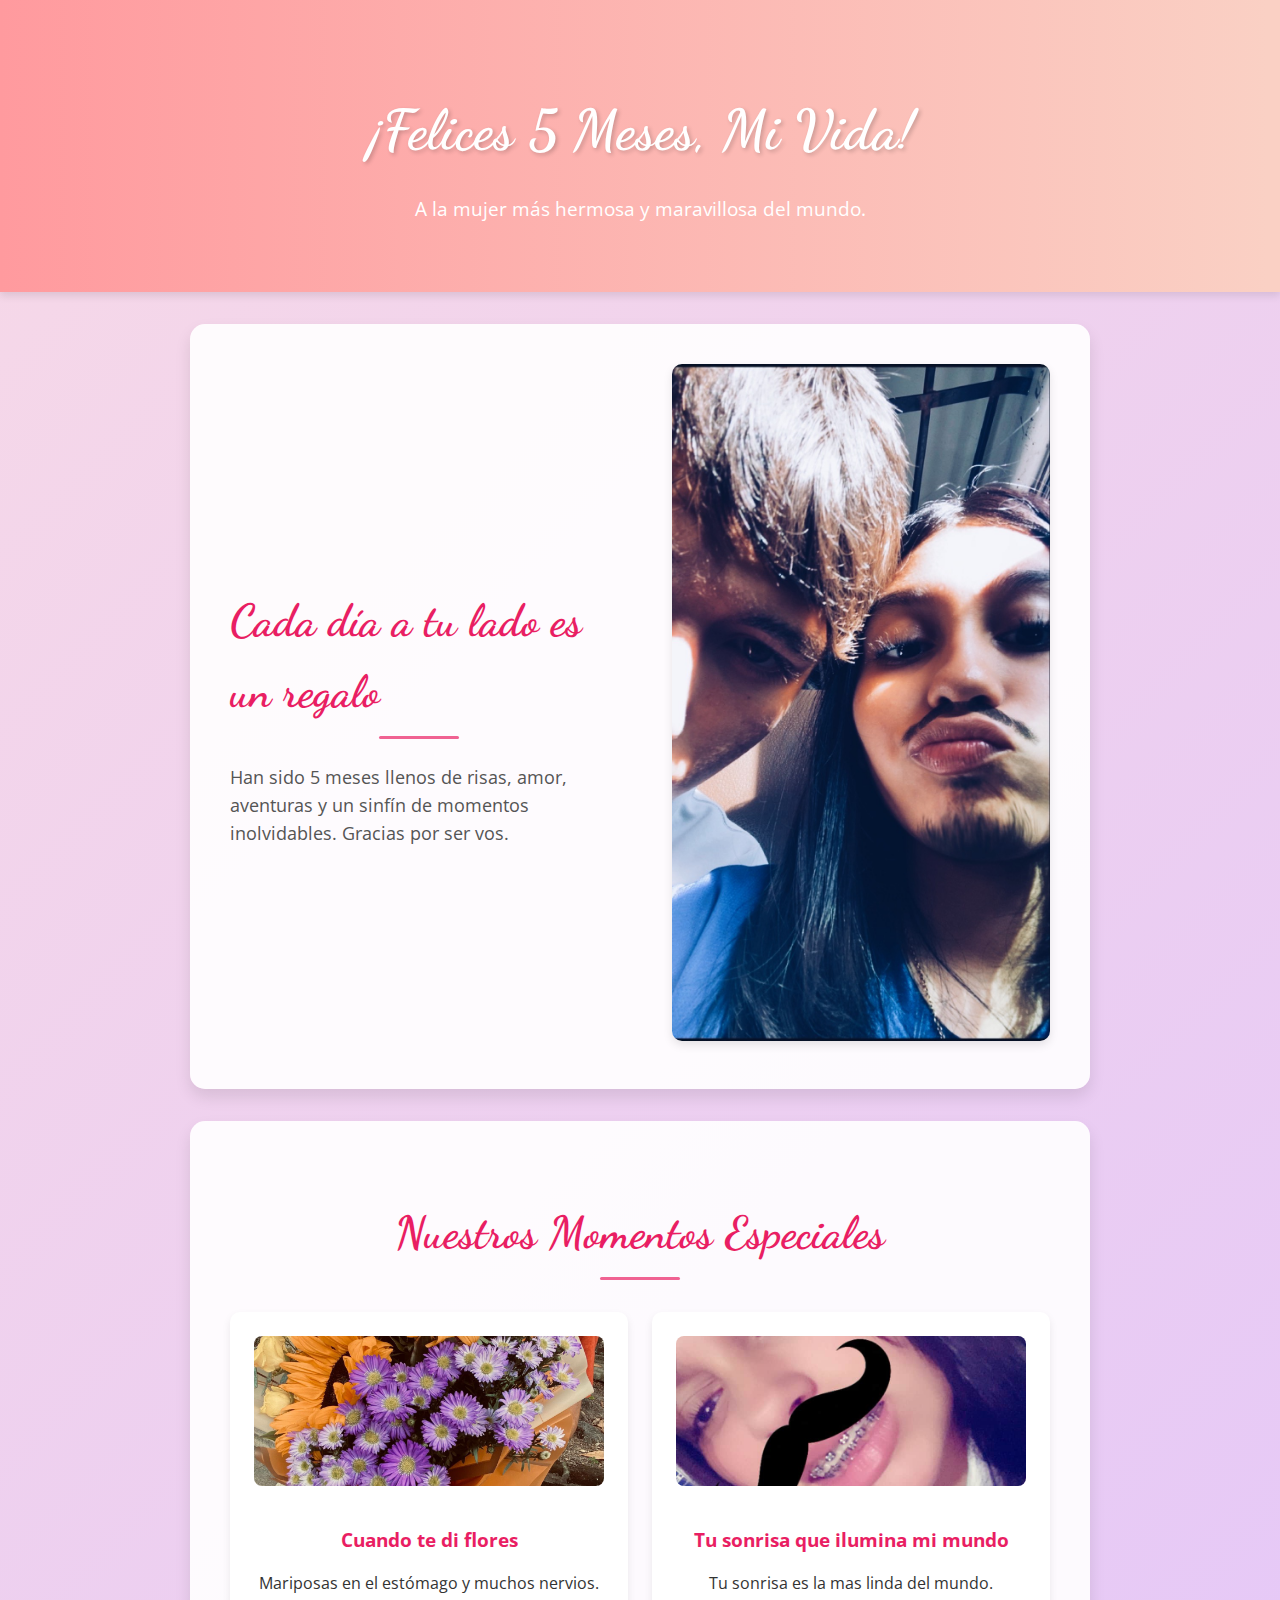
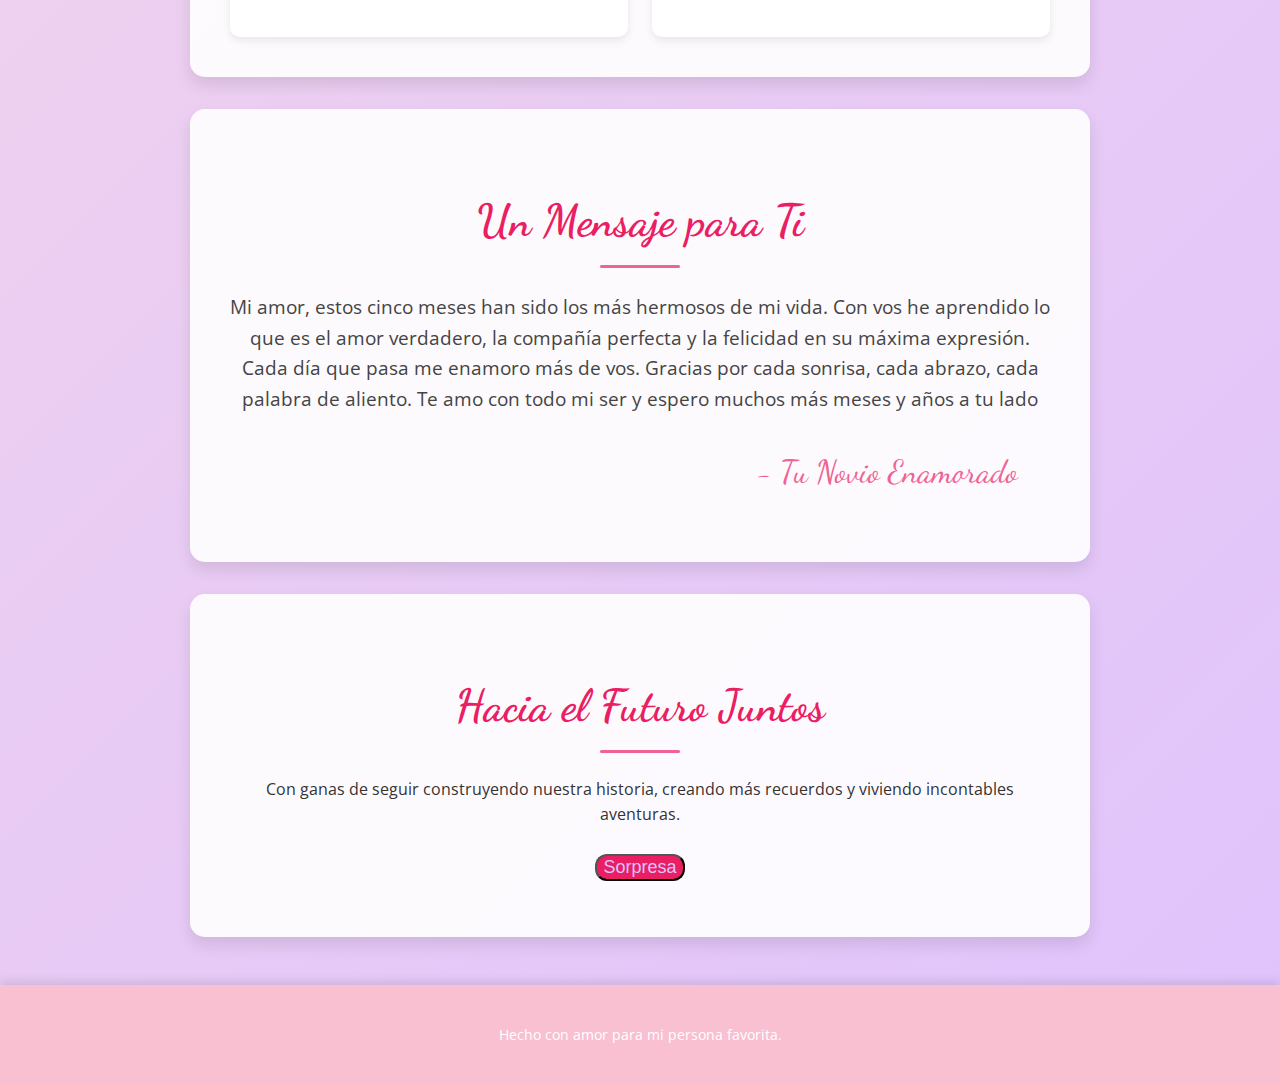
<file: index.html>
<!DOCTYPE html>
<html lang="es">
<head>
    <meta charset="UTF-8">
    <meta name="viewport" content="width=device-width, initial-scale=1.0">
    <title>¡Felices 5 Meses, Mi Amor!</title>
    <link rel="stylesheet" href="style.css">
    <link href="https://fonts.googleapis.com/css2?family=Dancing+Script:wght@400;700&family=Open+Sans:wght@400;700&display=swap" rel="stylesheet">
</head>
<body>
    <header>
        <h1>¡Felices 5 Meses, Mi Vida!</h1>
        <p>A la mujer más hermosa y maravillosa del mundo.</p>
    </header>

    <main>
        <section class="hero">
            <div class="hero-content">
                <h2>Cada día a tu lado es un regalo</h2>
                <p>Han sido 5 meses llenos de risas, amor, aventuras y un sinfín de momentos inolvidables. Gracias por ser vos.</p>
            </div>
            <div class="hero-image">
                <img src="Mi niña/991B88C6-D23E-41A1-A75A-843D856ECA58.jpeg" alt="Pareja enamorada">
            </div>
        </section>

        <section class="memories">
            <h2>Nuestros Momentos Especiales</h2>
            <div class="memory-grid">
                <div class="memory-item">
                    <img src="Mi niña/Imagen de WhatsApp 2025-10-27 a las 15.34.29_6aa74c9d.jpg" alt="Recuerdo 1">
                    <h3>Cuando te di flores</h3>
                    <p>Mariposas en el estómago y muchos nervios.</p>
                </div>

                <div class="memory-item">
                    <img src="Mi niña/7C4BC8D8-BE77-4F44-82A3-BA5B41044260.jpeg" alt="Recuerdo 3">
                    <h3>Tu sonrisa que ilumina mi mundo</h3>
                    <p>Tu sonrisa es la mas linda del mundo.</p>
                </div>
            </div>
        </section>

        <section class="love-message">
            <h2>Un Mensaje para Ti</h2>
            <p>Mi amor, estos cinco meses han sido los más hermosos de mi vida. Con vos he aprendido lo que es el amor verdadero, la compañía perfecta y la felicidad en su máxima expresión. Cada día que pasa me enamoro más de vos. Gracias por cada sonrisa, cada abrazo, cada palabra de aliento. Te amo con todo mi ser y espero muchos más meses y años a tu lado</p>
            <p class="signature">- Tu Novio Enamorado</p>
        </section>

        <section class="future">
            <h2>Hacia el Futuro Juntos</h2>
            <p>Con ganas de seguir construyendo nuestra historia, creando más recuerdos y viviendo incontables aventuras. 
                <br><br> <button class="btn"><a href="index3.html" class="btn-a">Sorpresa</a></button></p>
        </section>
    </main>

    <footer>
        <p>Hecho con amor para mi persona favorita.</p>
    </footer>
</body>
</html>
</file>
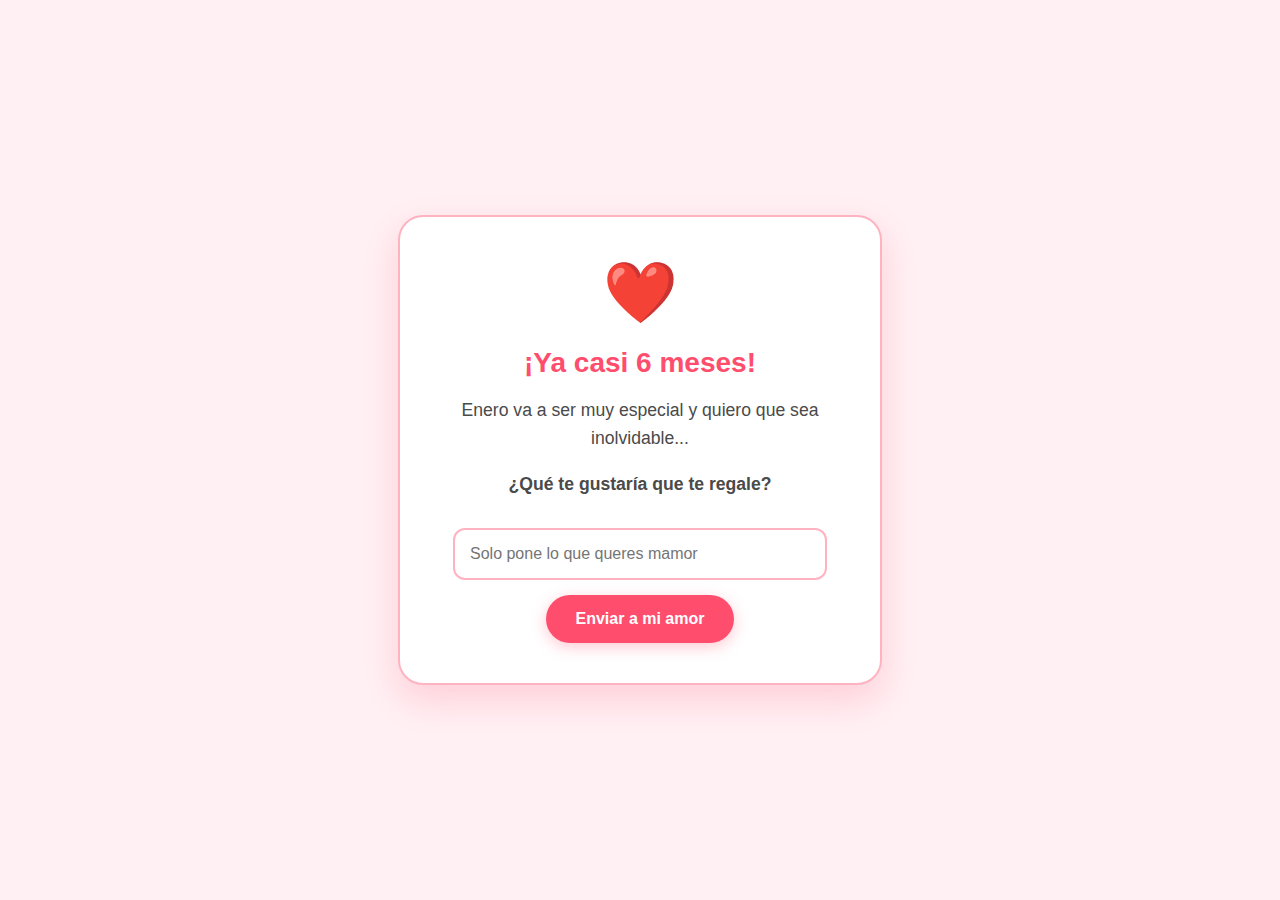
<file: index3.html>
<!DOCTYPE html>
<html lang="es">
<head>
    <meta charset="UTF-8">
    <meta name="viewport" content="width=device-width, initial-scale=1.0">
    <title>Para mi niña linda ❤️</title>
    <style>
        body {
            font-family: 'Segoe UI', Tahoma, Geneva, Verdana, sans-serif;
            background-color: #fff0f3;
            display: flex;
            justify-content: center;
            align-items: center;
            height: 100vh;
            margin: 0;
            color: #4a4a4a;
        }

        .container {
            background-color: white;
            padding: 40px;
            border-radius: 25px;
            box-shadow: 0 15px 35px rgba(255, 77, 109, 0.2);
            text-align: center;
            max-width: 400px;
            width: 90%;
            border: 2px solid #ffb3c1;
        }

        h1 { color: #ff4d6d; margin-bottom: 15px; font-size: 28px; }
        p { font-size: 1.1em; line-height: 1.6; }

        .input-group { margin-top: 30px; }

        input[type="text"] {
            width: 85%;
            padding: 15px;
            border: 2px solid #ffb3c1;
            border-radius: 12px;
            outline: none;
            font-size: 16px;
            transition: 0.3s;
            margin-bottom: 15px;
        }

        input[type="text"]:focus { 
            border-color: #ff4d6d; 
            box-shadow: 0 0 10px rgba(255, 77, 109, 0.2);
        }

        button {
            background-color: #ff4d6d;
            color: white;
            border: none;
            padding: 15px 30px;
            border-radius: 50px;
            cursor: pointer;
            font-size: 16px;
            font-weight: bold;
            transition: 0.3s;
            box-shadow: 0 4px 15px rgba(255, 77, 109, 0.3);
        }

        button:hover { 
            background-color: #c9184a; 
            transform: translateY(-2px);
        }

        .heart { 
            color: #ff4d6d; 
            font-size: 60px; 
            margin-bottom: 10px;
            animation: pulse 1.5s infinite;
        }

        @keyframes pulse {
            0% { transform: scale(1); }
            50% { transform: scale(1.1); }
            100% { transform: scale(1); }
        }
    </style>
</head>
<body>

<div class="container">
    <div class="heart">❤️</div>
    <h1>¡Ya casi 6 meses!</h1>
    <p>Enero va a ser muy especial y quiero que sea inolvidable...</p>
    <p><strong>¿Qué te gustaría que te regale?</strong></p>

    <div class="input-group">
        <input type="text" id="regalo" placeholder="Solo pone lo que queres mamor">
        <br>
        <button onclick="enviarMensaje()">Enviar a mi amor</button>
    </div>
</div>

<script>
    function enviarMensaje() {
        // --- CONFIGURACIÓN ---
        const telefono = "79677791"; // Ejemplo: 5491122334455 (sin el +)
        // ---------------------

        const inputRegalo = document.getElementById('regalo').value;
        
        if (inputRegalo.trim() === "") {
            alert("Escribí algo bebita");
            return;
        }

        const mensajeOriginal = "¡Hola mi amor! Para nuestro aniversario de 6 meses me gustaría: " + inputRegalo;
        
        // Codificar el mensaje para que sea válido en una URL
        const mensajeCodificado = encodeURIComponent(mensajeOriginal);
        
        // Crear el enlace de WhatsApp
        const urlWhatsApp = "https://api.whatsapp.com/send?phone=" + telefono + "&text=" + mensajeCodificado;

        // Abrir en una pestaña nueva
        window.open(urlWhatsApp, '_blank');
    }
</script>

</body>
</html>
</file>
<file: style.css>
body {
    font-family: 'Open Sans', sans-serif;
    margin: 0;
    padding: 0;
    background: linear-gradient(135deg, #f7d9e7 0%, #e0c3fc 100%); /* Fondo degradado suave */
    color: #333;
    line-height: 1.6;
}

header {
    background: linear-gradient(to right, #ff9a9e 0%, #fad0c4 99%, #fad0c4 100%); /* Degradado para el encabezado */
    color: white;
    text-align: center;
    padding: 3rem 0;
    box-shadow: 0 4px 8px rgba(0,0,0,0.1);
}

header h1 {
    font-family: 'Dancing Script', cursive;
    font-size: 3.5rem;
    margin-bottom: 0.5rem;
    text-shadow: 2px 2px 4px rgba(0,0,0,0.2);
}

header p {
    font-size: 1.2rem;
}

main {
    max-width: 900px;
    margin: 2rem auto;
    padding: 0 1rem;
}

section {
    background-color: rgba(255, 255, 255, 0.9);
    border-radius: 15px;
    padding: 2.5rem;
    margin-bottom: 2rem;
    box-shadow: 0 8px 16px rgba(0,0,0,0.1);
    text-align: center;
}

h2 {
    font-family: 'Dancing Script', cursive;
    font-size: 2.8rem;
    color: #e91e63; /* Rosa vibrante */
    margin-bottom: 1.5rem;
    position: relative;
    padding-bottom: 10px;
}

h2::after {
    content: '';
    position: absolute;
    left: 50%;
    transform: translateX(-50%);
    bottom: 0;
    width: 80px;
    height: 3px;
    background-color: #f06292; /* Un rosa más suave */
    border-radius: 2px;
}

.hero {
    display: flex;
    flex-direction: column;
    align-items: center;
    gap: 2rem;
}

.hero-content p {
    font-size: 1.1rem;
    color: #555;
}

.hero-image img {
    max-width: 100%;
    height: auto;
    border-radius: 10px;
    box-shadow: 0 4px 10px rgba(0,0,0,0.1);
}

.memories h3 {
    font-family: 'Open Sans', sans-serif;
    color: #e91e63;
    margin-top: 1rem;
    margin-bottom: 0.5rem;
}

.memory-grid {
    display: grid;
    grid-template-columns: repeat(auto-fit, minmax(200px, 1fr));
    gap: 1.5rem;
    margin-top: 2rem;
}

.memory-item {
    background-color: #fff;
    border-radius: 10px;
    padding: 1.5rem;
    box-shadow: 0 4px 8px rgba(0,0,0,0.08);
    transition: transform 0.3s ease;
}

.memory-item:hover {
    transform: translateY(-5px);
}

.memory-item img {
    width: 100%;
    height: 150px;
    object-fit: cover;
    border-radius: 8px;
    margin-bottom: 1rem;
}

.love-message p {
    font-size: 1.2rem;
    margin-bottom: 1.5rem;
    color: #444;
}

.love-message .signature {
    font-family: 'Dancing Script', cursive;
    font-size: 2rem;
    color: #f06292;
    margin-top: 2rem;
    text-align: right;
    margin-right: 2rem;
}

footer {
    text-align: center;
    padding: 1.5rem;
    background-color: #f8c0d1; /* Un rosa más fuerte para el pie de página */
    color: white;
    font-size: 0.9rem;
    margin-top: 3rem;
    box-shadow: 0 -4px 8px rgba(0,0,0,0.1);
}

/* Responsividad */
@media (min-width: 768px) {
    .hero {
        flex-direction: row;
        text-align: left;
    }
    .hero-content {
        flex: 1;
        padding-right: 2rem;
    }
    .hero-image {
        flex: 1;
    }
}
.btn{
    border-radius: 12px;
    background-color: #e91e63;
    font-family: 'Lucida Sans', 'Lucida Sans Regular', 'Lucida Grande', 'Lucida Sans Unicode', Geneva, Verdana, sans-serif;
}
.btn-a{
    text-decoration: none;
    color: #e0c3fc;
    font-size: large;
}
.btn-a:hover{
    text-decoration: underline;
    cursor: pointer;
}
</file>
